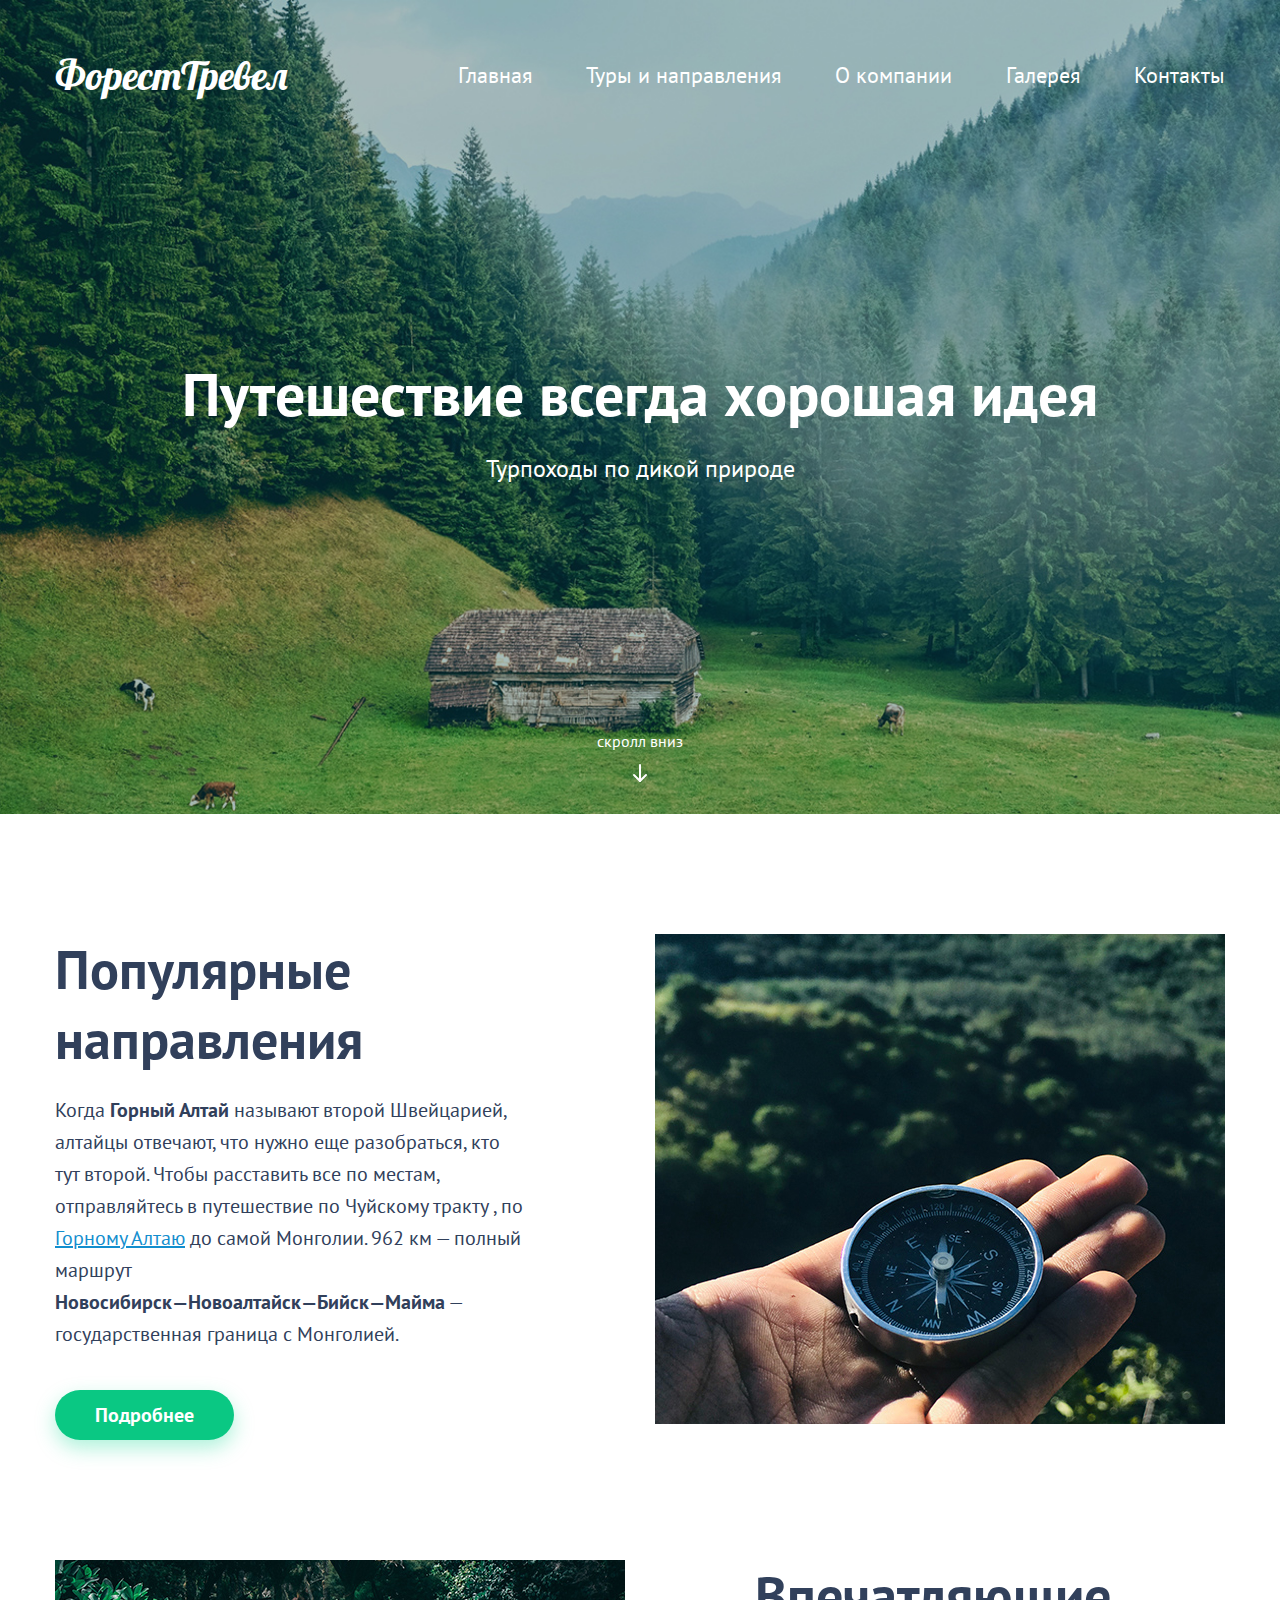
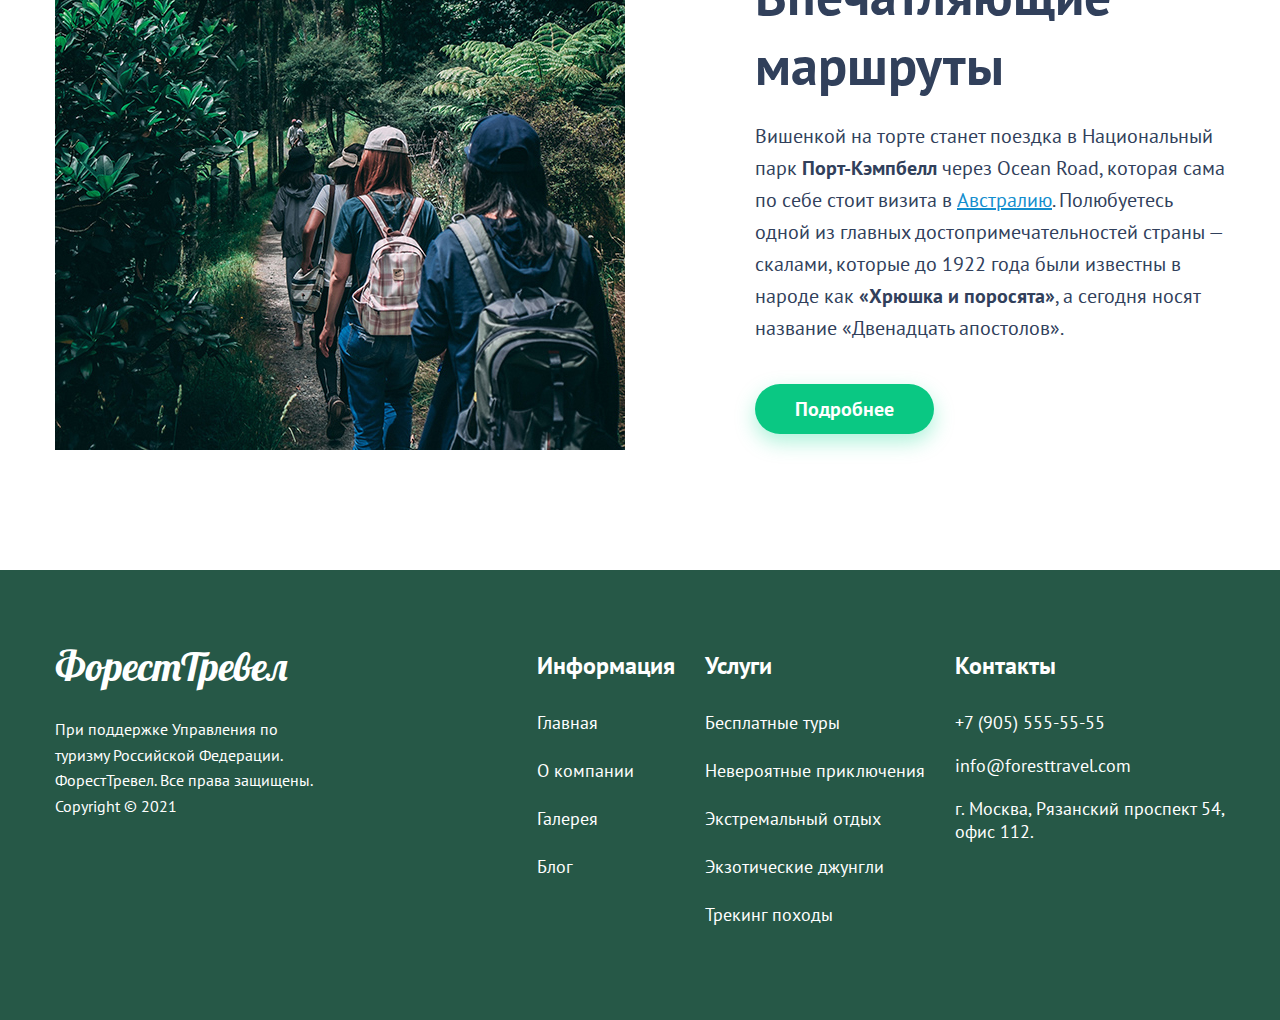
<file: index.html>
<!DOCTYPE html>
<html lang="en">

<head>
    <meta charset="UTF-8">
    <meta name="viewport" content="width=device-width, initial-scale=1.0">
    <title>ФорестТревел</title>
    <link rel="stylesheet" href="./sass/main.css">
</head>

<body>

    <header class="header">
        <div class="container">

            <div class="header-top">

                <a href="./index.html" class="logo">
                    ФорестТревел
                </a>

                <nav class="menu">
                    <a href="./index.html" class="menu-link">Главная</a>
                    <a href="./tours.html" class="menu-link">Туры и направления</a>
                    <a href="#!" class="menu-link">О компании</a>
                    <a href="#!" class="menu-link">Галерея</a>
                    <a href="#!" class="menu-link">Контакты</a>
                </nav>

            </div>

            <div class="header-main">
                <h1 class="title">Путешествие всегда хорошая идея</h1>
                <p class="subtitle">Турпоходы по дикой природе</p>
            </div>

            <div class="header-scroller">
                <a href="#main">
                    <p>cкролл вниз</p>

                    <span>
                        <svg width="24" height="24" viewBox="0 0 24 24" fill="none" xmlns="http://www.w3.org/2000/svg">
                            <path d="M12 4V20" stroke="white" stroke-width="2" stroke-linecap="round"
                                stroke-linejoin="round" />
                            <path d="M18 14L12 20L6 14" stroke="white" stroke-width="2" stroke-linecap="round"
                                stroke-linejoin="round" />
                        </svg>
                    </span>
                </a>
            </div>

        </div>
    </header>

    <main class="main" id="main">
        <section class="row">
            <div class="container">

                <div class="row-wrapper">

                    <div class="row-content">
                        <h2 class="title-2">Популярные направления</h2>

                        <p class="row-text">
                            Когда <b>Горный Алтай</b> называют второй Швейцарией, алтайцы отвечают, что нужно еще
                            разобраться,
                            кто тут второй. Чтобы расставить все по местам, отправляйтесь в путешествие по Чуйскому
                            тракту , по <a href="#!"> Горному Алтаю</a> до самой Монголии. 962 км — полный маршрут <b>Новосибирск—Новоалтайск—Бийск—Майма</b> —государственная граница с Монголией.
                        </p>

                        <a href="./tours.html" class="button-green row-button">
                            Подробнее
                        </a>

                    </div>
                    <div class="row-image">

                        <img src="./image/travel-1.jpg" alt="error">
                    </div>

                </div>

            </div>
        </section>

        <section class="row">
            <div class="container">

                <div class="row-wrapper">

                    <div class="row-content">
                        <h2 class="title-2">Впечатляющие маршруты</h2>

                        <p class="row-text">
                            Вишенкой на торте станет поездка в Национальный парк <b>Порт-Кэмпбелл</b> через Ocean Road, которая
                            сама по себе стоит визита в <a href="#!">Австралию</a>. Полюбуетесь одной из главных достопримечательностей
                            страны — скалами, которые до 1922 года были известны в народе как <b>«Хрюшка и поросята»</b>, а
                            сегодня носят название «Двенадцать апостолов».
                        </p>

                        <a href="./tours.html" class="button-green row-button">
                            Подробнее
                        </a>

                    </div>
                    <div class="row-image">
                        <img src="./image/travel-2.jpg" alt="error">
                    </div>

                </div>

            </div>
        </section>
    </main>

    <footer class="footer">
        <div class="container">

            <div class="footer-row">

                <div class="copyright">
                    <a href="#!" class="logo">ФорестТревел</a>

                    <p class="copyright-text">
                        При поддержке Управления по туризму Российской Федерации. ФорестТревел. Все права защищены.
                        Copyright © 2021
                    </p>
                </div>

                <div class="footer-widgets">

                    <!-- widget -->

                    <div class="widget">
                        <h3 class="widget-title">Информация</h3>

                        <div class="widget-links">
                            <a href="#!">Главная</a>
                            <a href="#!"> О компании </a>
                            <a href="#!"> Галерея</a>
                            <a href="#!">Блог</a>
                        </div>
                    </div>

                    <!-- widget  // -->
                    <!-- widget -->

                    <div class="widget">
                        <h3 class="widget-title">Услуги</h3>

                        <div class="widget-links">
                            <a href="./tours.html">Бесплатные туры</a>
                            <a href="./tours.html">Невероятные приключения</a>
                            <a href="./tours.html">Экстремальный отдых</a>
                            <a href="./tours.html">Экзотические джунгли</a>
                            <a href="./traking.html">Трекинг походы</a>
                        </div>
                    </div>

                    <!-- widget  // -->
                    <!-- widget -->

                    <div class="widget contact">
                        <h3 class="widget-title">Контакты</h3>

                        <div class="contact-info">
                            <a href="tel:+79055555555">+7 (905) 555-55-55</a>
                            <a href="mailto:info@foresttravel.com">info@foresttravel.com</a>
                            <p>г. Москва, Рязанский проспект 54, офис 112.</p>
                        </div>

                    </div>

                    <!-- widget  // -->


                </div>

            </div>

        </div>
    </footer>

</body>

</html>
</file>
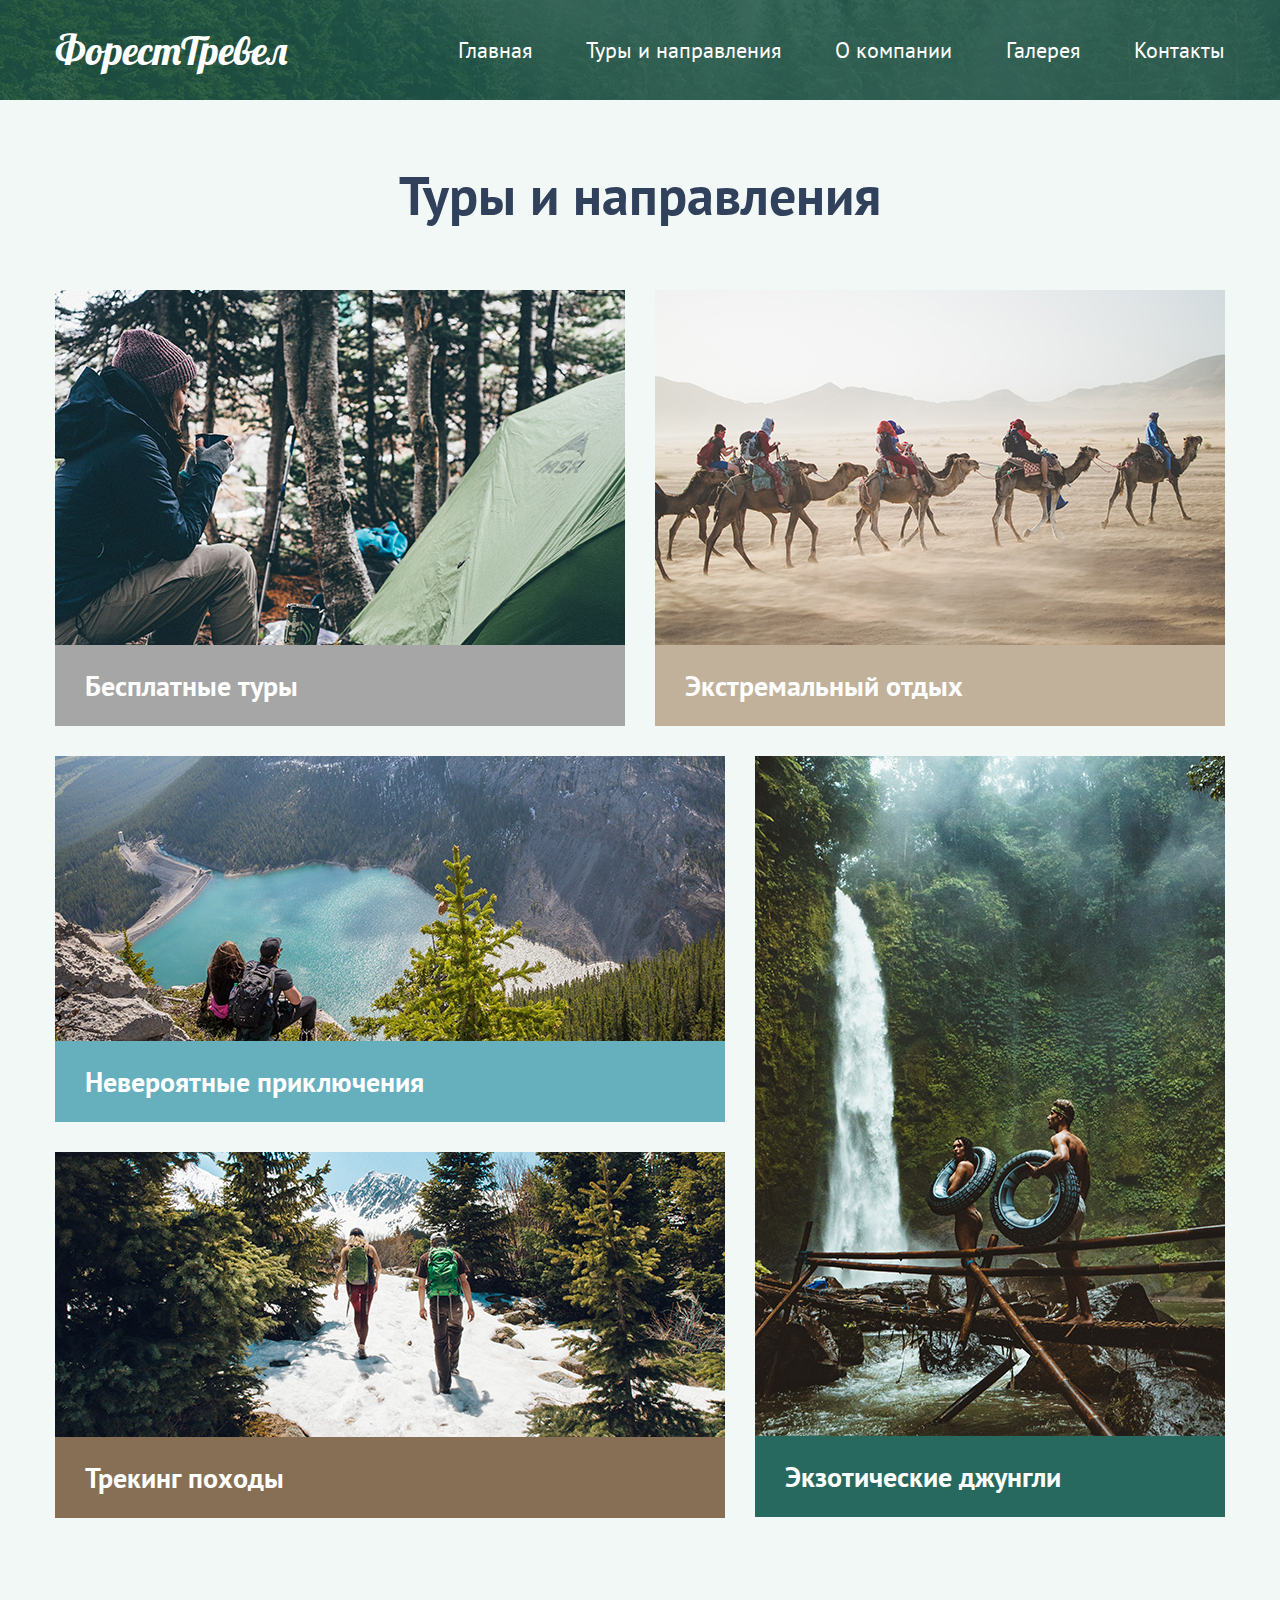
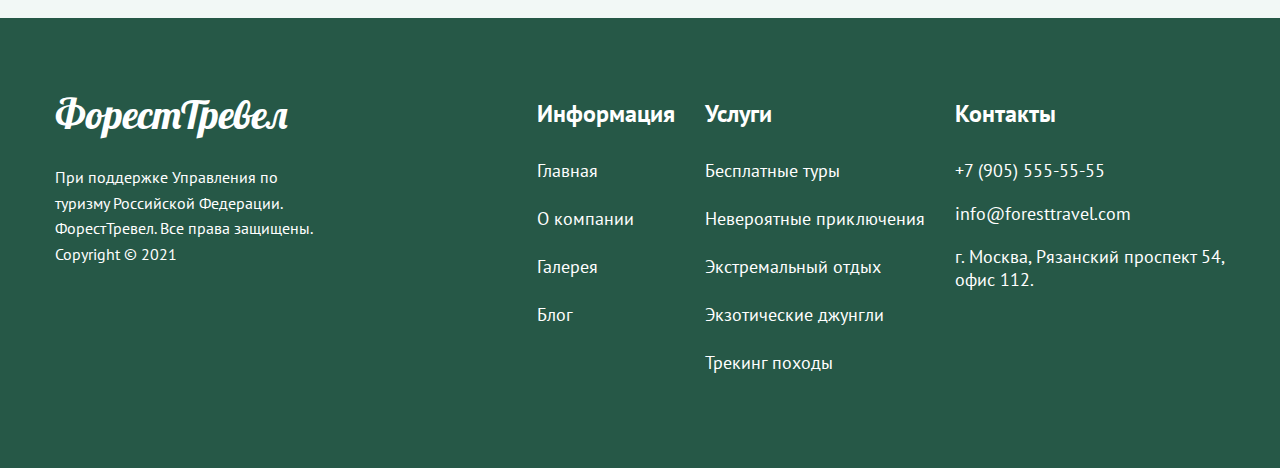
<file: tours.html>
<!DOCTYPE html>
<html lang="en">

<head>
    <meta charset="UTF-8">
    <meta name="viewport" content="width=device-width, initial-scale=1.0">
    <title>ФорестТревел</title>
    <link rel="stylesheet" href="./sass/main.css">
</head>

<body>

    <nav class="navbar">
        <div class="container">
            <div class="navbar-row">
                <a href="./index.html" class="logo">
                    ФорестТревел
                </a>

                <div class="menu">
                    <a href="./index.html" class="menu-link">Главная</a>
                    <a href="./tours.html" class="menu-link">Туры и направления</a>
                    <a href="#!" class="menu-link">О компании</a>
                    <a href="#!" class="menu-link">Галерея</a>
                    <a href="#!" class="menu-link">Контакты</a>
                </div>
            </div>
        </div>
    </nav>

    <main class="inner-page">
        <section class="carts">
            <div class="container">
                <h2 class="title-2">Туры и направления</h2>

                <!-- Row Horizont -->

                <div class="carts-row">

                    <!-- Cart -->
                    <a href="#!" class="cart-link">
                        <div class="cart">
                            <div class="cart-imageholder">
                                <img src="./image/tours/01.jpg" alt="error">
                            </div>

                            <h3 class="cart-desc bg-gray">Бесплатные туры</h3>
                        </div>
                    </a>
                    <!-- Cart //-->

                    <!-- Cart -->
                    <a href="#!" class="cart-link">
                        <div class="cart">
                            <div class="cart-imageholder">
                                <img src="./image/tours/02.jpg" alt="error">
                            </div>

                            <h3 class="cart-desc bg-desert">Экстремальный отдых</h3>
                        </div>
                    </a>
                    <!-- Cart //-->

                </div>

                <!-- Row Horizont //-->

                <!-- Row Horizont  -->
                <div class="carts-row">
                    <div class="row-column">

                        <!-- Cart -->
                        <a href="#!" class="cart-link">
                            <div class="cart">
                                <div class="cart-imageholder">
                                    <img src="./image/tours/03.jpg" alt="error">
                                </div>

                                <h3 class="cart-desc bg-blue">Невероятные приключения</h3>
                            </div>
                        </a>
                        <!-- Cart //-->

                        <!-- Cart -->
                        <a href="#!" class="cart-link">
                            <div class="cart">
                                <div class="cart-imageholder">
                                    <img src="./image/tours/04.jpg" alt="error">
                                </div>

                                <h3 class="cart-desc bg-mountain">Трекинг походы</h3>
                            </div>
                        </a>
                        <!-- Cart //-->

                    </div>

                    <a href="#!" class="cart-link">
                        <div class="cart big">
                            <div class="cart-imageholder">
                                <img src="./image/tours/05.jpg" alt="error">
                            </div>

                            <h3 class="cart-desc bg-jungle">Экзотические джунгли</h3>
                        </div>
                    </a>

                </div>
                <!-- Row Horizont // -->

            </div>
        </section>
    </main>

    <footer class="footer">
        <div class="container">

            <div class="footer-row">

                <div class="copyright">
                    <a href="#!" class="logo">ФорестТревел</a>

                    <p class="copyright-text">
                        При поддержке Управления по туризму Российской Федерации. ФорестТревел. Все права защищены.
                        Copyright © 2021
                    </p>
                </div>

                <div class="footer-widgets">

                    <!-- widget -->

                    <div class="widget">
                        <h3 class="widget-title">Информация</h3>

                        <div class="widget-links">
                            <a href="#!">Главная</a>
                            <a href="#!"> О компании </a>
                            <a href="#!"> Галерея</a>
                            <a href="#!">Блог</a>
                        </div>
                    </div>

                    <!-- widget  // -->
                    <!-- widget -->

                    <div class="widget">
                        <h3 class="widget-title">Услуги</h3>

                        <div class="widget-links">
                            <a href="./tours.html">Бесплатные туры</a>
                            <a href="./tours.html">Невероятные приключения</a>
                            <a href="./tours.html">Экстремальный отдых</a>
                            <a href="./tours.html">Экзотические джунгли</a>
                            <a href="./traking.html">Трекинг походы</a>
                        </div>
                    </div>

                    <!-- widget  // -->
                    <!-- widget -->

                    <div class="widget contact">
                        <h3 class="widget-title">Контакты</h3>

                        <div class="contact-info">
                            <a href="tel:+79055555555">+7 (905) 555-55-55</a>
                            <a href="mailto:info@foresttravel.com">info@foresttravel.com</a>
                            <p>г. Москва, Рязанский проспект 54, офис 112.</p>
                        </div>

                    </div>

                    <!-- widget  // -->


                </div>

            </div>

        </div>
    </footer>

</body>

</html>
</file>
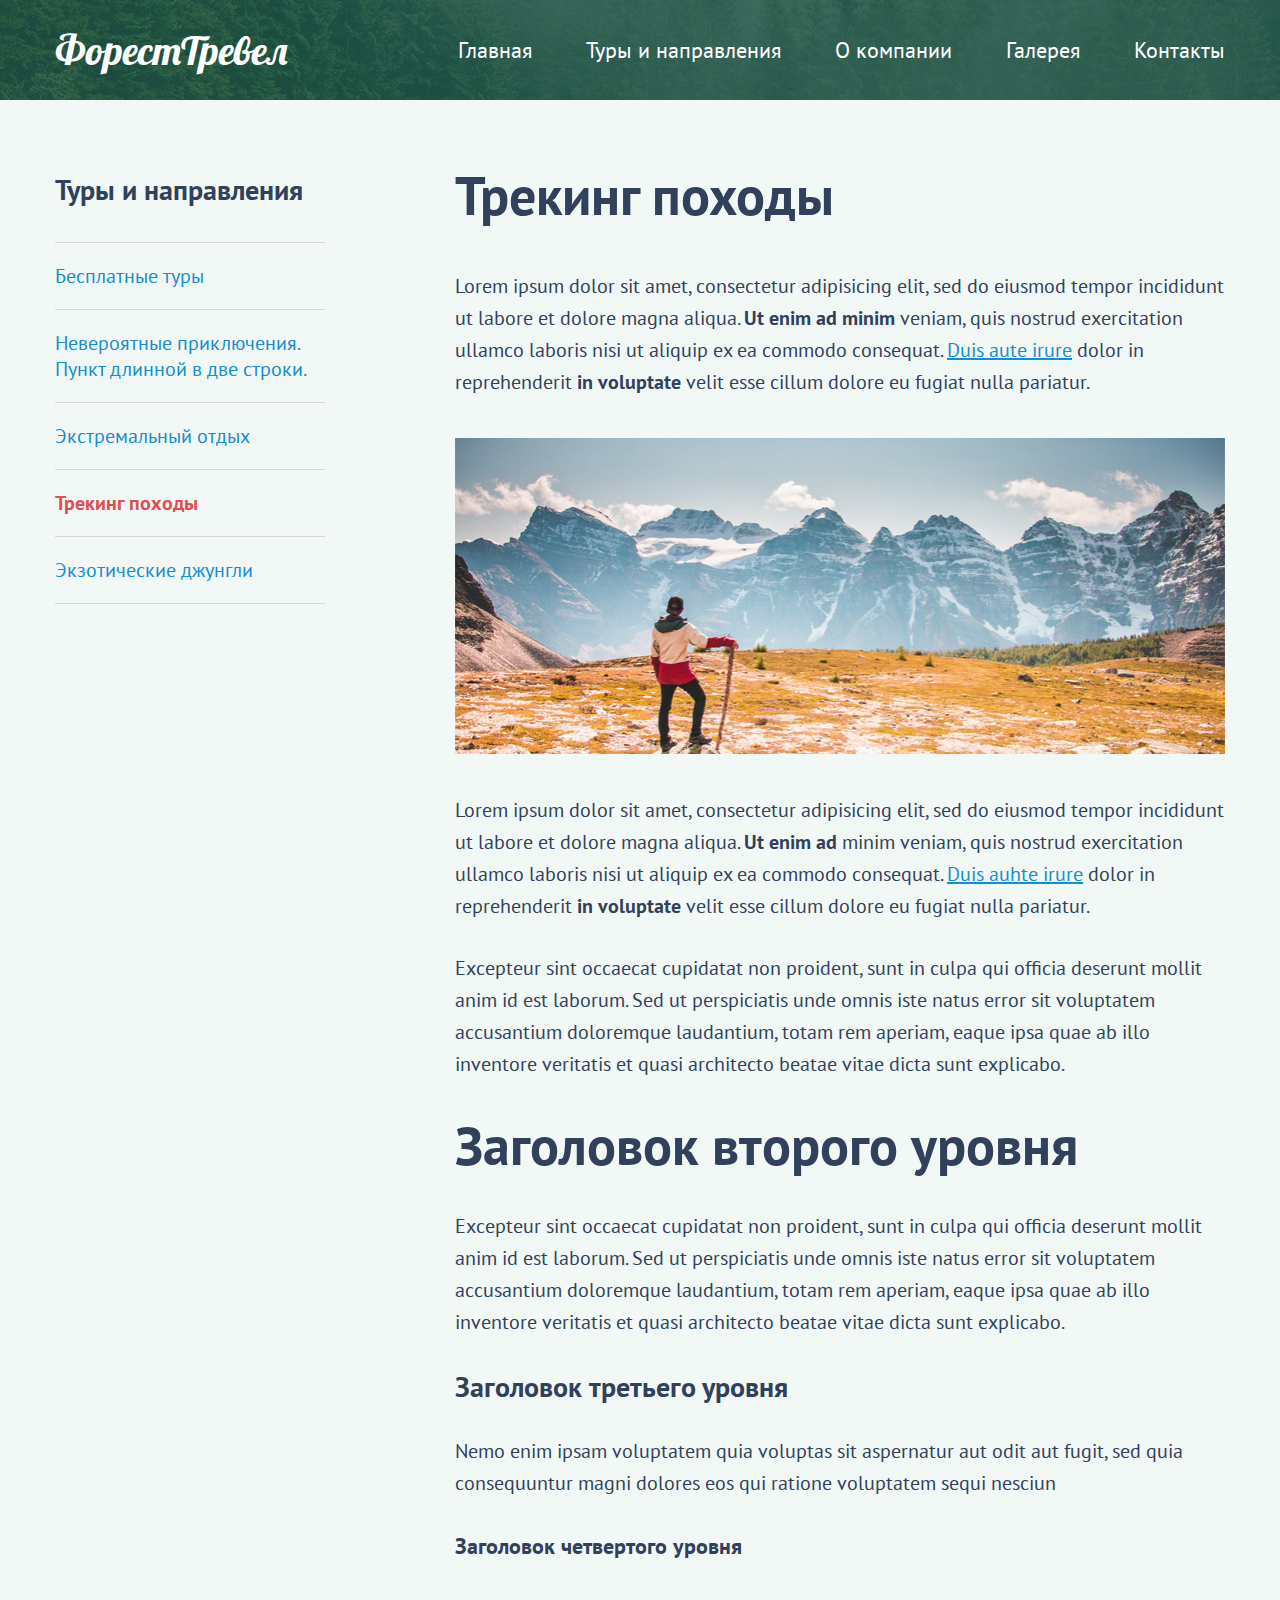
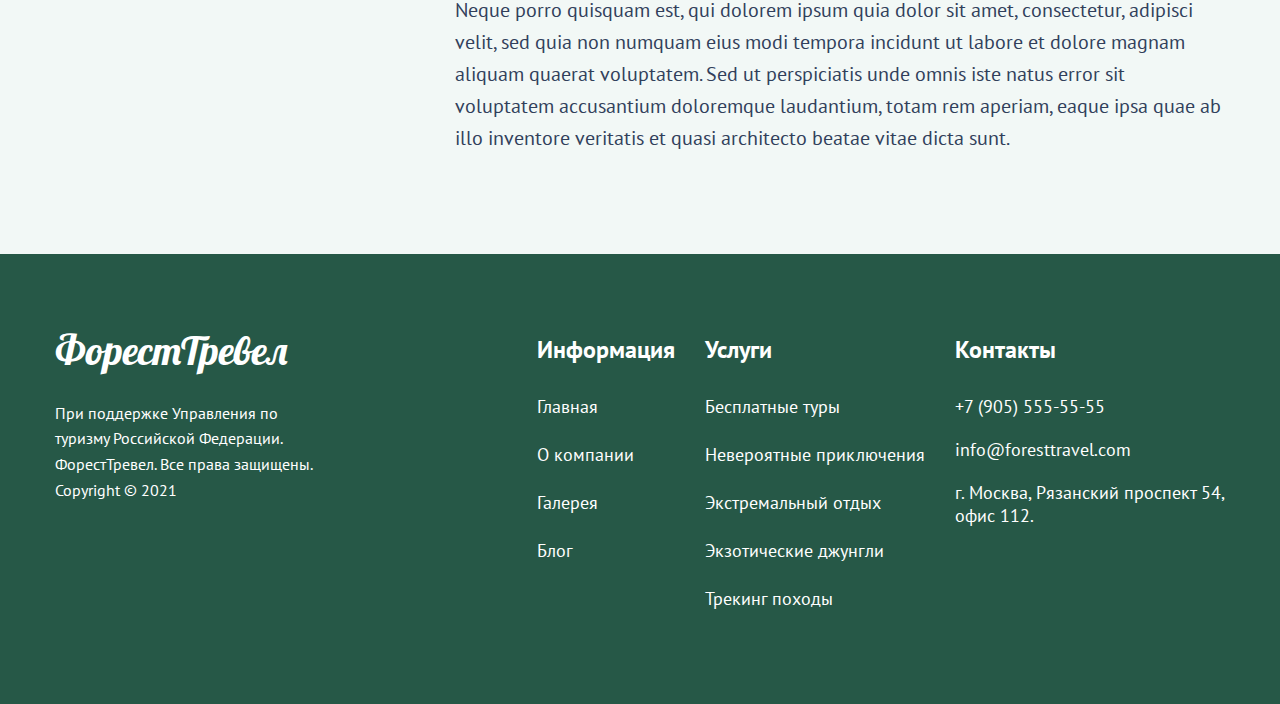
<file: traking.html>
<!DOCTYPE html>
<html lang="en">

<head>
    <meta charset="UTF-8">
    <meta name="viewport" content="width=device-width, initial-scale=1.0">
    <title>ФорестТревел</title>
    <link rel="stylesheet" href="./sass/main.css">
</head>

<body>

    <nav class="navbar">
        <div class="container">
            <div class="navbar-row">
                <a href="./index.html" class="logo">
                    ФорестТревел
                </a>

                <div class="menu">
                    <a href="./index.html" class="menu-link">Главная</a>
                    <a href="./tours.html" class="menu-link">Туры и направления</a>
                    <a href="#!" class="menu-link">О компании</a>
                    <a href="#!" class="menu-link">Галерея</a>
                    <a href="#!" class="menu-link">Контакты</a>
                </div>
            </div>
        </div>
    </nav>

    <main class="inner-page">

        <section class="tracking">
            <div class="container">

                <!-- Row -->

                <div class="tracking-row">

                    <aside class="sidebar">
                        <h3 class="title-3">Туры и направления</h3>

                        <ul class="list-style-none sidebar-list">
                            <li class="item">
                                <a href="#!">Бесплатные туры</a>
                            </li>
                            <li class="item">
                                <a href="#!">Невероятные приключения. Пункт длинной в две строки.</a>
                            </li>
                            <li class="item">
                                <a href="#!">Экстремальный отдых</a>
                            </li>
                            <li class="item active">
                                <a href="#!">Трекинг походы</a>
                            </li>
                            <li class="item">
                                <a href="#!">Экзотические джунгли</a>
                            </li>
                        </ul>
                    </aside>

                    <!-- Article -->
                    <article class="article">
                        <h2 class="title-2">Трекинг походы</h2>

                        <p>
                            Lorem ipsum dolor sit amet, consectetur adipisicing elit, sed do eiusmod tempor incididunt
                            ut labore et dolore magna aliqua. <b>Ut enim ad minim</b> veniam, quis nostrud exercitation
                            ullamco laboris nisi ut aliquip ex ea commodo consequat. <a href="#!">Duis aute irure</a>
                            dolor in reprehenderit <b>in voluptate</b> velit esse cillum dolore eu fugiat nulla
                            pariatur.
                        </p>

                        <img src="./image/tracking.jpg" alt="error">

                        <div class="article-desc">
                            <p>
                                Lorem ipsum dolor sit amet, consectetur adipisicing elit, sed do eiusmod tempor
                                incididunt ut labore et dolore magna aliqua. <b>Ut enim ad</b> minim veniam, quis
                                nostrud exercitation ullamco laboris nisi ut aliquip ex ea commodo consequat. <a
                                    href="#!">Duis auhte irure</a> dolor in reprehenderit <b>in voluptate</b> velit esse
                                cillum dolore eu fugiat nulla pariatur.
                            </p>

                            <p>
                                Excepteur sint occaecat cupidatat non proident, sunt in culpa qui officia deserunt
                                mollit anim id est laborum. Sed ut perspiciatis unde omnis iste natus error sit
                                voluptatem accusantium doloremque laudantium, totam rem aperiam, eaque ipsa quae ab illo
                                inventore veritatis et quasi architecto beatae vitae dicta sunt explicabo.

                            </p>

                            <h2 class="title-2">Заголовок второго уровня</h2>

                            <p>
                                Excepteur sint occaecat cupidatat non proident, sunt in culpa qui officia deserunt
                                mollit anim id est laborum. Sed ut perspiciatis unde omnis iste natus error sit
                                voluptatem accusantium doloremque laudantium, totam rem aperiam, eaque ipsa quae ab illo
                                inventore veritatis et quasi architecto beatae vitae dicta sunt explicabo.
                            </p>

                            <h3 class="title-3">Заголовок третьего уровня</h3>

                            <p>
                                Nemo enim ipsam voluptatem quia voluptas sit aspernatur aut odit aut fugit, sed quia
                                consequuntur magni dolores eos qui ratione voluptatem sequi nesciun
                            </p>

                            <h4 class="title-4">Заголовок четвертого уровня</h4>

                            <p>
                                Neque porro quisquam est, qui dolorem ipsum quia dolor sit amet, consectetur, adipisci
                                velit, sed quia non numquam eius modi tempora incidunt ut labore et dolore magnam
                                aliquam quaerat voluptatem.
                                Sed ut perspiciatis unde omnis iste natus error sit voluptatem accusantium doloremque
                                laudantium, totam rem aperiam, eaque ipsa quae ab illo inventore veritatis et quasi
                                architecto beatae vitae dicta sunt.
                            </p>
                        </div>

                    </article>
                    <!-- Article // -->

                </div>
                <!-- Row // -->



            </div>
        </section>

    </main>

    <footer class="footer">
        <div class="container">

            <div class="footer-row">

                <div class="copyright">
                    <a href="#!" class="logo">ФорестТревел</a>

                    <p class="copyright-text">
                        При поддержке Управления по туризму Российской Федерации. ФорестТревел. Все права защищены.
                        Copyright © 2021
                    </p>
                </div>

                <div class="footer-widgets">

                    <!-- widget -->

                    <div class="widget">
                        <h3 class="widget-title">Информация</h3>

                        <div class="widget-links">
                            <a href="#!">Главная</a>
                            <a href="#!"> О компании </a>
                            <a href="#!"> Галерея</a>
                            <a href="#!">Блог</a>
                        </div>
                    </div>

                    <!-- widget  // -->
                    <!-- widget -->

                    <div class="widget">
                        <h3 class="widget-title">Услуги</h3>

                        <div class="widget-links">
                            <a href="./tours.html">Бесплатные туры</a>
                            <a href="./tours.html">Невероятные приключения</a>
                            <a href="./tours.html">Экстремальный отдых</a>
                            <a href="./tours.html">Экзотические джунгли</a>
                            <a href="./traking.html">Трекинг походы</a>
                        </div>
                    </div>

                    <!-- widget  // -->
                    <!-- widget -->

                    <div class="widget contact">
                        <h3 class="widget-title">Контакты</h3>

                        <div class="contact-info">
                            <a href="tel:+79055555555">+7 (905) 555-55-55</a>
                            <a href="mailto:info@foresttravel.com">info@foresttravel.com</a>
                            <p>г. Москва, Рязанский проспект 54, офис 112.</p>
                        </div>

                    </div>

                    <!-- widget  // -->


                </div>

            </div>

        </div>
    </footer>

</body>

</html>
</file>
<file: sass/main.css>
@import url("https://fonts.googleapis.com/css2?family=Lobster&family=PT+Sans:wght@400;700&display=swap");
.tracking .article b, .main .row-text b {
  color: #31405B;
  font-weight: 700;
}

html {
  scroll-behavior: smooth;
}

* {
  margin: 0;
  padding: 0;
  box-sizing: border-box;
}
*::after {
  clear: both;
}

body {
  font-family: "PT Sans";
  font-weight: 400;
  min-height: 100vh;
  display: flex;
  flex-direction: column;
  justify-content: space-between;
}
body > * {
  flex-shrink: 0;
}

a,
span,
button,
label,
input,
textarea,
b {
  display: inline-block;
  font-family: inherit;
  font-weight: inherit;
}

a,
button,
label,
input,
textarea {
  cursor: pointer;
}

.container {
  max-width: 1200px;
  width: 100%;
  margin: 0 auto;
  padding: 0 15px;
}

img {
  display: block;
  width: 100%;
  height: auto;
  -o-object-fit: cover;
     object-fit: cover;
}

ul.list-style-none, ol.list-style-none {
  list-style-type: none;
}

.header {
  background: url("./../image/header-bg.jpeg"), #265847;
  background-size: cover;
  padding: 50px 0 25px;
}
.header a {
  text-decoration: none;
}
.header-top {
  display: flex;
  justify-content: space-between;
  align-items: center;
}
.header-main {
  padding-top: 255px;
  padding-bottom: 247px;
  text-align: center;
}
.header-main > * + * {
  margin-top: 20px;
}
.header-scroller {
  text-align: center;
}
.header-scroller a {
  color: #FFF;
  font-size: 16px;
  font-style: normal;
  line-height: normal;
}
.header-scroller a > * + * {
  margin-top: 10px;
}

.logo {
  color: #FFF;
  font-family: "Lobster";
  font-size: 40px;
  font-style: normal;
  line-height: normal;
}

.menu-link {
  color: #FFF;
  font-size: 22px;
  font-style: normal;
  line-height: normal;
  transition: all 0.3s linear;
}
.menu-link:hover {
  color: gray;
}
.menu > *:not(:last-child) {
  margin-right: 50px;
}

.main {
  padding: 120px 0;
}
.main > * + * {
  margin-top: 120px;
}
.main .row:nth-child(even) .row-wrapper {
  flex-direction: row-reverse;
}
.main .row .title-2 {
  margin-bottom: 20px;
}
.main .row-content {
  width: 470px;
}
.main .row-wrapper {
  display: flex;
  justify-content: space-between;
}
.main .row-text {
  color: #31405B;
  font-size: 20px;
  font-style: normal;
  line-height: 160%;
  margin-bottom: 40px;
}
.main .row-text a {
  color: #138ECE;
}
.main .row-button {
  text-decoration: none;
  transition: all 0.3s linear;
}
.main .row-button:hover {
  color: rgba(255, 255, 0, 0.4);
}
.main .row-image {
  width: 570px;
  height: 490px;
  overflow: hidden;
}

.contact-info > *, .widget a {
  display: block;
  font-size: 18px;
  font-style: normal;
  line-height: normal;
}

.footer {
  background: #265847;
  padding-top: 71px;
  padding-bottom: 94px;
}
.footer * {
  color: #fff;
}
.footer a {
  text-decoration: none;
}
.footer-widgets {
  padding-top: 9px;
  display: flex;
  justify-content: space-between;
  -moz-column-gap: 30px;
       column-gap: 30px;
}
.footer-row {
  display: flex;
  justify-content: space-between;
}

.copyright {
  width: 270px;
}
.copyright > * + * {
  margin-top: 26px;
}
.copyright-text {
  font-size: 16px;
  font-style: normal;
  line-height: 160%;
}

.widget {
  max-width: 270px;
}
.widget > * + * {
  margin-top: 30px;
}
.widget-title {
  font-size: 24px;
  font-style: normal;
  font-weight: 700;
  line-height: normal;
}
.widget-links > * + * {
  margin-top: 25px;
}
.contact-info > * + * {
  margin-top: 20px;
}
.cart {
  width: 570px;
}
.cart.big {
  width: 470px;
}
.cart.big .cart-imageholder {
  height: 680px;
}
.cart-imageholder {
  height: 355px;
  overflow: hidden;
}
.cart-desc {
  color: #FFF;
  font-size: 28px;
  font-style: normal;
  font-weight: 700;
  line-height: normal;
  padding: 22px 30px;
}
.cart-desc.bg-gray {
  background: #A6A6A6;
}
.cart-desc.bg-desert {
  background: #C1B19B;
}
.cart-desc.bg-blue {
  background: #66B0BE;
}
.cart-desc.bg-mountain {
  background: #876F56;
}
.cart-desc.bg-jungle {
  background: #27695E;
}
.carts .title-2 {
  text-align: center;
  margin-bottom: 60px;
}
.carts-row {
  display: flex;
  justify-content: space-between;
  -moz-column-gap: 30px;
       column-gap: 30px;
}
.carts-row a {
  text-decoration: none;
}
.carts-row a.cart-link img {
  transform: scale(1);
  transition: all 0.3s linear;
}
.carts-row a.cart-link:hover img {
  transform: scale(1.2);
}
.carts-row .row-column > * + * {
  margin-top: 30px;
}
.carts-row .row-column > a {
  display: block;
}
.carts-row .row-column .cart {
  width: 670px;
}
.carts-row .row-column .cart-imageholder {
  height: 285px;
}
.carts .container > .carts-row + .carts-row {
  margin-top: 30px;
}

.tracking-row {
  display: flex;
  justify-content: space-between;
}
.tracking .sidebar {
  width: 270px;
  padding-top: 11px;
}
.tracking .sidebar .title-3 {
  margin-bottom: 34px;
}
.tracking .sidebar-list > *:first-child {
  border-top: 1px solid #D6D9D8;
  border-bottom: 1px solid #D6D9D8;
}
.tracking .sidebar-list > * + * {
  border-bottom: 1px solid #D6D9D8;
}
.tracking .item {
  padding: 20px 0;
}
.tracking .item.active a {
  color: #E04E4E;
  font-weight: 700;
}
.tracking .item a {
  color: #138ECE;
  font-size: 20px;
  font-style: normal;
  line-height: normal;
  text-decoration: none;
}
.tracking .article {
  width: 770px;
  color: #31405B;
  font-size: 20px;
  font-style: normal;
  line-height: 160%;
}
.tracking .article a {
  color: #138ECE;
}
.tracking .article > * + * {
  margin-top: 40px;
}
.tracking .article-desc > * + * {
  margin-top: 30px;
}

.title {
  color: #FFF;
  font-size: 60px;
  font-style: normal;
  font-weight: 700;
  line-height: normal;
}
.title-2 {
  color: #31405B;
  font-size: 54px;
  font-style: normal;
  font-weight: 700;
  line-height: normal;
}
.title-3 {
  color: #31405B;
  font-size: 28px;
  font-style: normal;
  font-weight: 700;
  line-height: normal;
}
.title-4 {
  color: #31405B;
  font-size: 22px;
  font-style: normal;
  font-weight: 700;
  line-height: 160%;
}

.subtitle {
  color: #FFF;
  font-size: 24px;
  font-style: normal;
  line-height: normal;
}

.button {
  border: none;
  outline: none;
}
.button-green {
  border-radius: 50px;
  background: #0AC883;
  box-shadow: 0px 8px 20px 0px rgba(24, 219, 148, 0.35);
  padding: 12px 40px;
  color: #FFF;
  font-size: 20px;
  font-style: normal;
  font-weight: 700;
  line-height: normal;
}

.navbar {
  background: url("./../../image/nav_bg.jpg"), #265847;
  background-size: cover;
  background-position: top;
  padding: 25px 0;
}
.navbar a {
  text-decoration: none;
}
.navbar-row {
  display: flex;
  align-items: center;
  justify-content: space-between;
}

.inner-page {
  padding: 60px 0 100px;
  background: #F2F8F6;
  min-height: 100vh;
}/*# sourceMappingURL=main.css.map */
</file>
